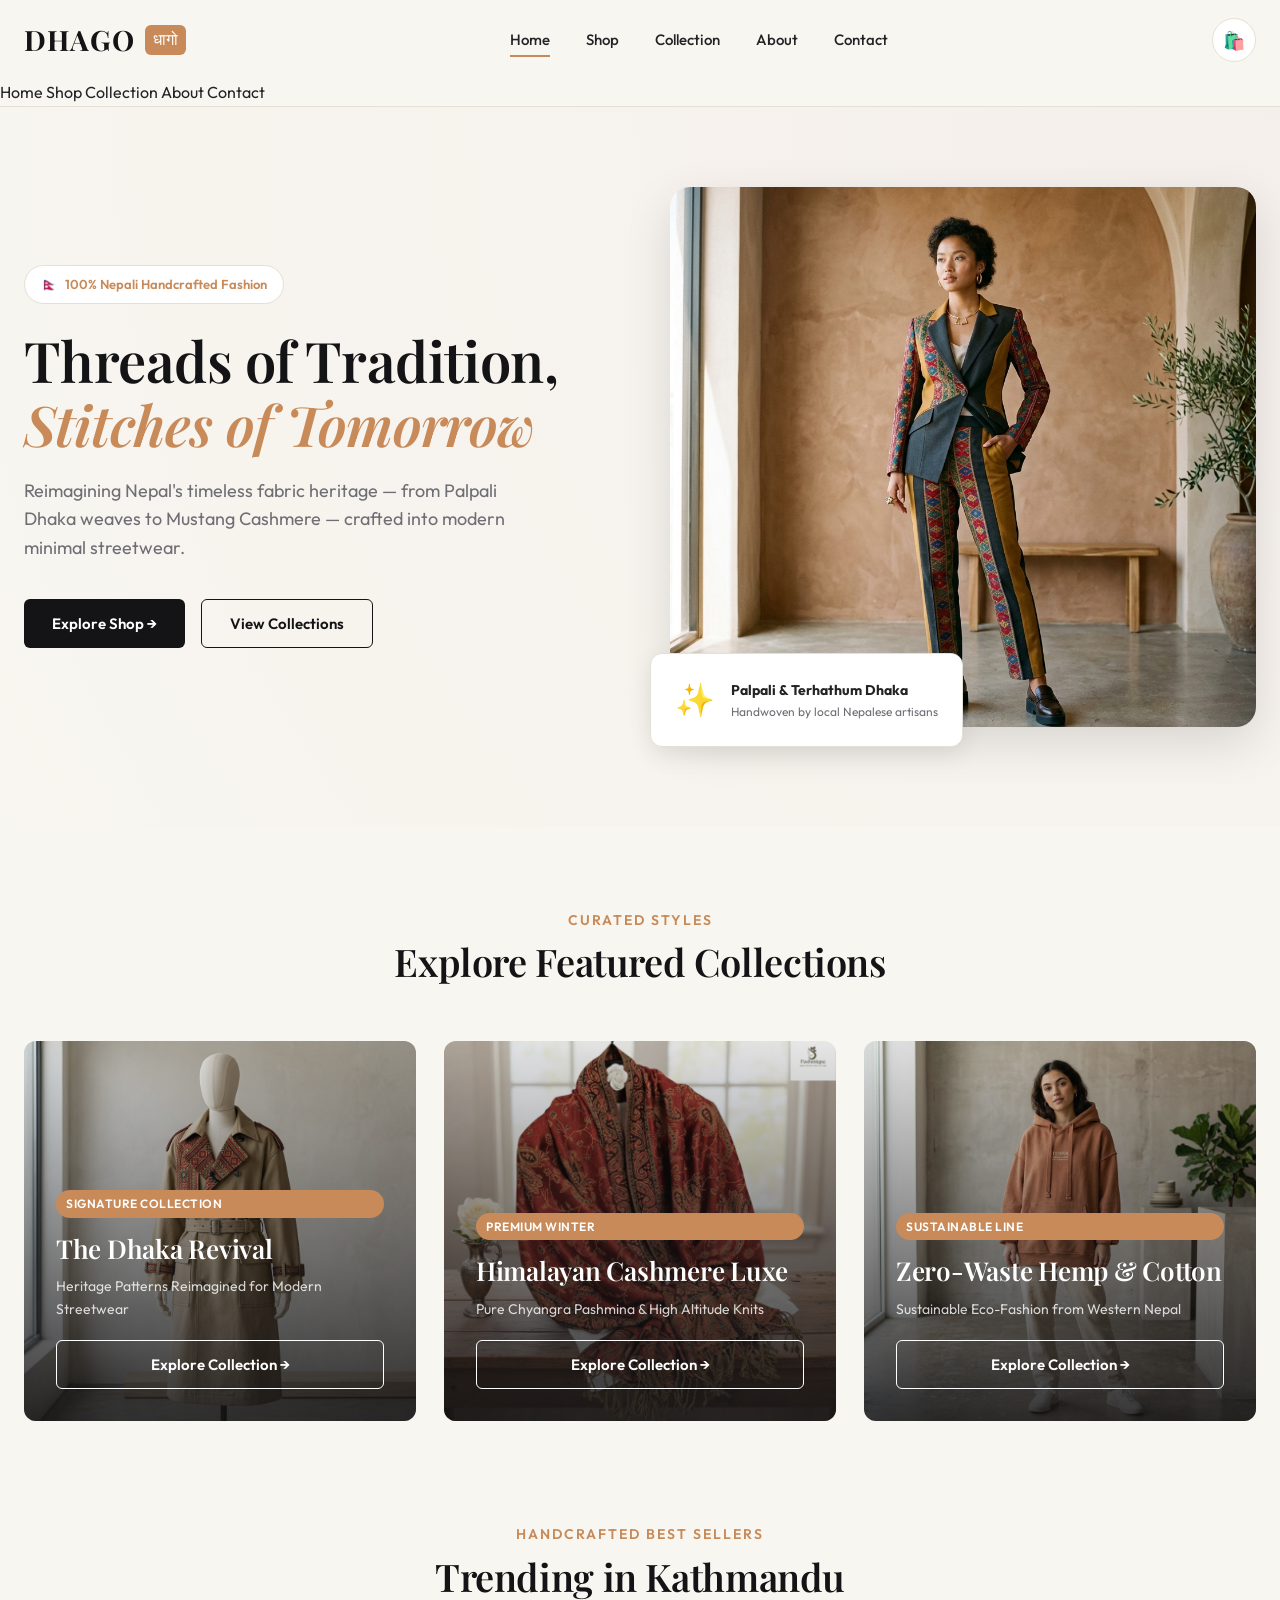
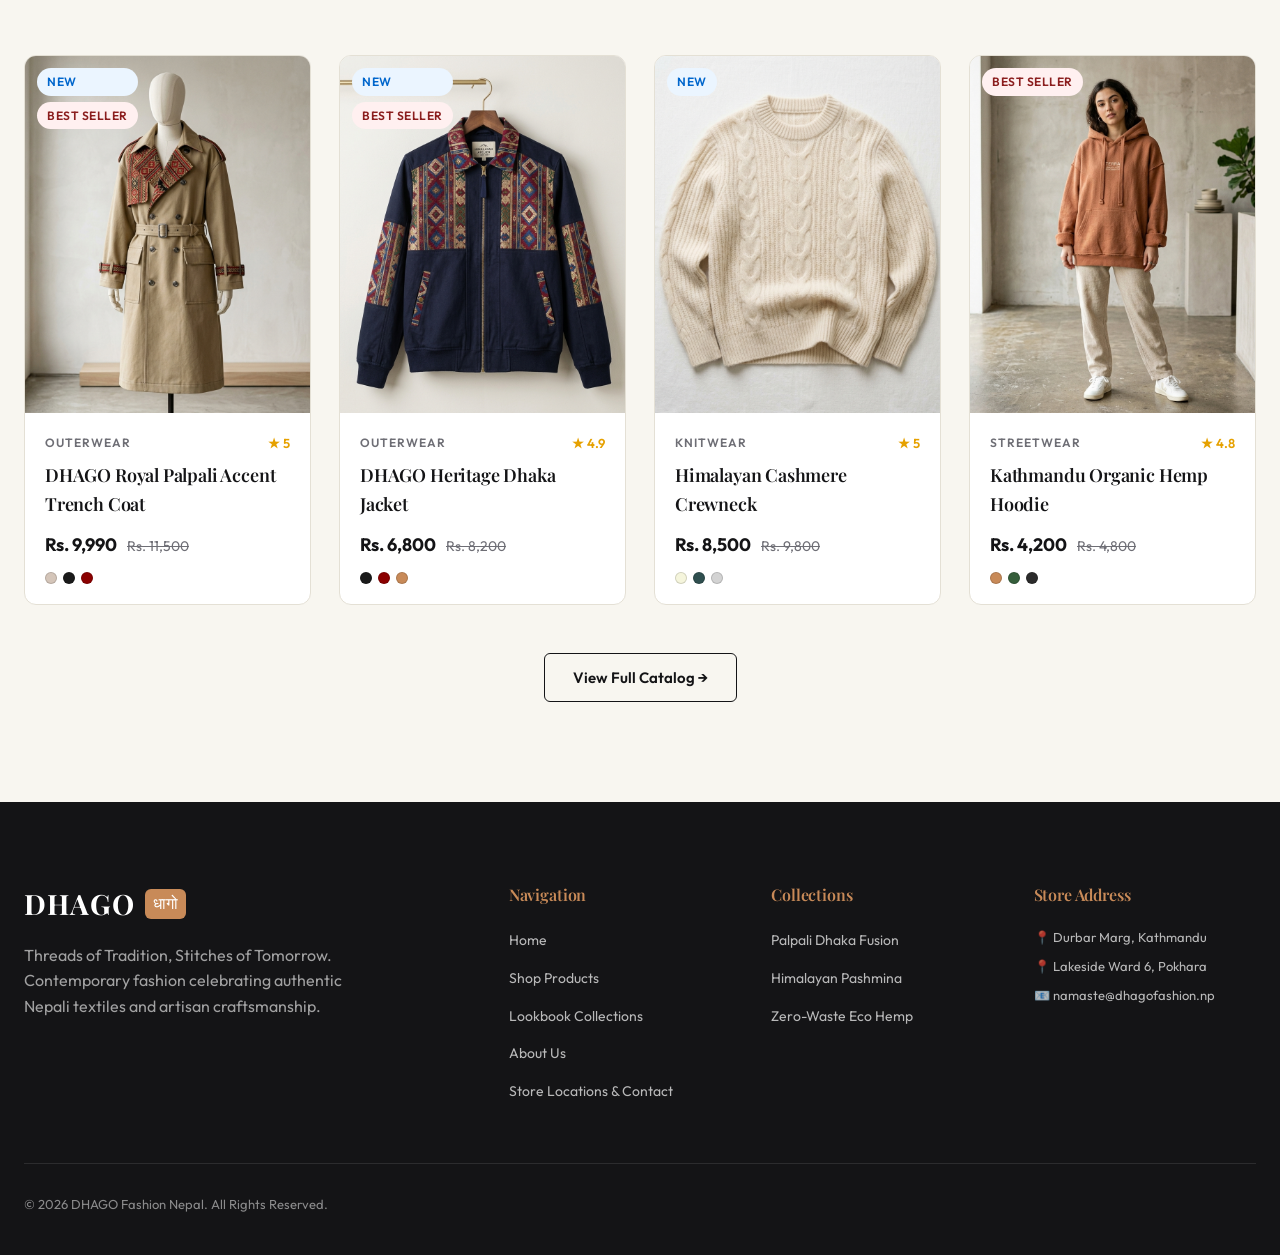
<file: POST TRAINING ASSESSMENT PROJECT/index.html>
<!DOCTYPE html>
<html lang="en">

<head>
  <meta charset="UTF-8">
  <meta name="viewport" content="width=device-width, initial-scale=1.0">
  <title>DHAGO धागो | Modern Nepali Fashion & Handcrafted Apparel</title>
  <meta name="description"
    content="DHAGO - Modern Nepali fashion blending traditional weaving, Himalayan cashmere, and sustainable hemp into contemporary streetwear.">

  <!-- CSS Stylesheet -->
  <link rel="stylesheet" href="css/styles.css">
</head>

<body>

  <!-- HEADER NAVIGATION -->
  <header class="header">
    <div class="container header-inner">
      <a href="#home" class="logo" onclick="appManager.navigateTo('home')">
        <span class="logo-text">DHAGO</span>
        <span class="logo-nepali">धागो</span>
      </a>

      <nav>
        <ul class="nav-menu">
          <li><a href="#home" class="nav-link active" data-page="home">Home</a></li>
          <li><a href="#shop" class="nav-link" data-page="shop">Shop</a></li>
          <li><a href="#collection" class="nav-link" data-page="collection">Collection</a></li>
          <li><a href="#about" class="nav-link" data-page="about">About</a></li>
          <li><a href="#contact" class="nav-link" data-page="contact">Contact</a></li>
        </ul>
      </nav>

      <div class="header-actions">
        <button class="icon-btn" id="cartToggleBtn" aria-label="Shopping Bag">
          <span>🛍️</span>
          <span class="cart-count-badge">0</span>
        </button>
        <button class="icon-btn mobile-toggle" id="mobileMenuToggle" aria-label="Toggle Menu">
          <span>☰</span>
        </button>
      </div>
    </div>

    <!-- Mobile Nav Drawer -->
    <div class="mobile-nav" id="mobileNav">
      <a href="#home" class="mobile-nav-link" data-page="home">Home</a>
      <a href="#shop" class="mobile-nav-link" data-page="shop">Shop</a>
      <a href="#collection" class="mobile-nav-link" data-page="collection">Collection</a>
      <a href="#about" class="mobile-nav-link" data-page="about">About</a>
      <a href="#contact" class="mobile-nav-link" data-page="contact">Contact</a>
    </div>
  </header>

  <main>
    <!-- ================= HOME SECTION ================= -->
    <section id="page-home" class="page-section active">
      <div class="hero">
        <div class="container hero-grid">
          <div class="hero-content">
            <div class="hero-tag">
              <span>🇳🇵</span> 100% Nepali Handcrafted Fashion
            </div>
            <h1 class="hero-title">
              Threads of Tradition, <span>Stitches of Tomorrow</span>
            </h1>
            <p class="hero-description">
              Reimagining Nepal's timeless fabric heritage — from Palpali Dhaka weaves to Mustang Cashmere — crafted
              into modern minimal streetwear.
            </p>
            <div class="hero-actions">
              <button class="btn btn-primary" onclick="appManager.navigateTo('shop')">Explore Shop →</button>
              <button class="btn btn-outline" onclick="appManager.navigateTo('collection')">View Collections</button>
            </div>
          </div>

          <div class="hero-image-wrapper">
            <img src="images/hero.png" alt="DHAGO Modern Nepali Fashion" class="hero-img">
            <div class="hero-floating-card">
              <span class="floating-icon">✨</span>
              <div>
                <div class="floating-title">Palpali & Terhathum Dhaka</div>
                <div class="floating-sub">Handwoven by local Nepalese artisans</div>
              </div>
            </div>
          </div>
        </div>
      </div>

      <!-- FEATURED COLLECTIONS PREVIEW -->
      <section style="padding: 80px 0 20px;">
        <div class="container">
          <div class="section-header">
            <span class="section-subtitle">Curated Styles</span>
            <h2 class="section-title">Explore Featured Collections</h2>
          </div>
          <div class="collections-preview-grid" id="homeCollectionsGrid">
            <!-- JS dynamically populates collections preview -->
          </div>
        </div>
      </section>

      <!-- FEATURED BEST SELLERS -->
      <section style="padding: 0 0 100px;">
        <div class="container">
          <div class="section-header">
            <span class="section-subtitle">Handcrafted Best Sellers</span>
            <h2 class="section-title">Trending in Kathmandu</h2>
          </div>
          <div class="products-grid" id="homeFeaturedProducts">
            <!-- JS dynamically populates products -->
          </div>
          <div style="text-align: center; margin-top: 48px;">
            <button class="btn btn-outline" onclick="appManager.navigateTo('shop')">View Full Catalog →</button>
          </div>
        </div>
      </section>
    </section>

    <!-- ================= SHOP SECTION ================= -->
    <section id="page-shop" class="page-section">
      <div class="container">
        <div class="section-header" style="margin-top: 40px;">
          <span class="section-subtitle">Online Store</span>
          <h2 class="section-title">Browse Clothing & Accessories</h2>
        </div>

        <div class="shop-layout">
          <!-- Filter Sidebar -->
          <aside class="filter-sidebar">
            <div class="filter-group">
              <h3 class="filter-title">Search</h3>
              <div class="search-input-box">
                <input type="text" id="shopSearchInput" placeholder="Search jacket, cashmere...">
              </div>
            </div>

            <div class="filter-group">
              <h3 class="filter-title">Categories</h3>
              <div class="filter-pills-stack" id="categoryFilters">
                <!-- Filter Pills JS -->
              </div>
            </div>

            <div class="filter-group">
              <h3 class="filter-title">Price Range (NPR)</h3>
              <div class="range-slider-wrapper">
                <input type="range" id="priceRangeSlider" min="2000" max="15000" step="500" value="15000">
                <div class="price-range-label">
                  <span>Rs. 2,000</span>
                  <span id="priceRangeVal" style="font-weight: 700; color: var(--color-terracotta);">Rs. 15,000</span>
                </div>
              </div>
            </div>

            <button class="btn btn-outline btn-block" id="clearFiltersBtn">Reset All Filters</button>
          </aside>

          <!-- Shop Main Grid -->
          <div>
            <div class="shop-topbar">
              <span class="shop-results-count" id="shopResultsCount">Showing 8 items</span>
              <div>
                <label for="sortSelect" style="font-size: 13px; font-weight: 600; margin-right: 8px;">Sort By:</label>
                <select id="sortSelect" class="sort-select">
                  <option value="featured">Featured Items</option>
                  <option value="price-low">Price: Low to High</option>
                  <option value="price-high">Price: High to Low</option>
                  <option value="rating">Top Rated</option>
                </select>
              </div>
            </div>

            <div class="products-grid" id="shopProductsGrid">
              <!-- JS Populated Shop Grid -->
            </div>
          </div>
        </div>
      </div>
    </section>

    <!-- ================= COLLECTION SECTION ================= -->
    <section id="page-collection" class="page-section">
      <div class="container" style="padding: 60px 24px 100px;">
        <div class="section-header">
          <span class="section-subtitle">Seasonal Lookbook</span>
          <h2 class="section-title">Thematic Style Stories</h2>
        </div>

        <div id="collectionPageGrid" style="display: flex; flex-direction: column; gap: 40px;">
          <!-- JS Populated Collection Banners -->
        </div>
      </div>
    </section>

    <!-- ================= ABOUT SECTION ================= -->
    <section id="page-about" class="page-section">
      <div class="about-hero">
        <div class="container">
          <span class="section-subtitle">Our Heritage & Mission</span>
          <h1 style="font-size: 44px; margin-top: 10px;">Preserving Nepali Craft Through Modern Design</h1>
        </div>
      </div>

      <div class="container">
        <div class="about-grid">
          <div>
            <span class="section-subtitle">The DHAGO Story</span>
            <h2 class="section-title" style="margin-bottom: 20px;">Every Stitch Tells a Tale of Himalayan Artistry</h2>
            <p style="color: var(--color-text-muted); margin-bottom: 16px;">
              Founded with a passion for preserving traditional Nepalese textile arts, <strong>DHAGO (धागो)</strong>
              bridges ancient handloom techniques with global streetwear fashion.
            </p>
            <p style="color: var(--color-text-muted);">
              We work directly with women weavers in Palpa, Terhathum, and Mustang, providing fair wages and sustainable
              employment while ensuring ancient weaving traditions thrive in the modern age.
            </p>
          </div>
          <div>
            <img src="images/hero.png" alt="Nepali Artisan Weaving Dhaka"
              style="border-radius: var(--radius-lg); box-shadow: var(--shadow-md);">
          </div>
        </div>

        <!-- STATS COUNTER -->
        <div class="stats-grid">
          <div>
            <div class="stat-number">120+</div>
            <div class="stat-label">Local Weavers Empowered</div>
          </div>
          <div>
            <div class="stat-number">100%</div>
            <div class="stat-label">Ethical & Fair Trade</div>
          </div>
          <div>
            <div class="stat-number">Zero</div>
            <div class="stat-label">Synthetic Dyes Used</div>
          </div>
        </div>
      </div>
    </section>

    <!-- ================= CONTACT SECTION ================= -->
    <section id="page-contact" class="page-section">
      <div class="container" style="padding-top: 40px;">
        <div class="section-header">
          <span class="section-subtitle">Get In Touch</span>
          <h2 class="section-title">Visit Stores or Send a Message</h2>
        </div>

        <div class="contact-grid">
          <!-- Contact Form -->
          <div class="contact-card">
            <h3 style="font-size: 24px; margin-bottom: 20px;">Send Us an Inquiry</h3>
            <div id="contactResponse"></div>

            <form id="contactForm">
              <div class="form-group">
                <label for="cntName">Full Name *</label>
                <input type="text" id="cntName" class="form-control" placeholder="e.g. Anzal Siwakoti" required>
              </div>

              <div class="form-group">
                <label for="cntEmail">Email Address *</label>
                <input type="email" id="cntEmail" class="form-control" placeholder="e.g. anzal@example.com" required>
              </div>

              <div class="form-group">
                <label for="cntPhone">Phone Number</label>
                <input type="tel" id="cntPhone" class="form-control" placeholder="+977 98XXXXXXXX">
              </div>

              <div class="form-group">
                <label for="cntMessage">Your Message *</label>
                <textarea id="cntMessage" class="form-control"
                  placeholder="Ask about custom sizing, store location, or wholesale..." required></textarea>
              </div>

              <button type="submit" class="btn btn-primary btn-block">Send Message →</button>
            </form>
          </div>

          <!-- Store Outlets & Info -->
          <div>
            <h3 style="font-size: 24px; margin-bottom: 20px;">Flagship Outlets in Nepal</h3>

            <div class="store-location-card">
              <div class="store-city">📍 Kathmandu Store</div>
              <p style="font-weight: 500; color: var(--color-dark);">Durbar Marg (Opp. Royal Palace Museum), Kathmandu
              </p>
              <p style="font-size: 13px; color: var(--color-text-muted); margin: 6px 0;">📞 +977 1-4432109 | Sun - Fri:
                10:00 AM - 7:30 PM</p>
            </div>

            <div class="store-location-card">
              <div class="store-city">📍 Pokhara Store</div>
              <p style="font-weight: 500; color: var(--color-dark);">Lakeside Road, Ward 6 (Near Barahi Temple), Pokhara
              </p>
              <p style="font-size: 13px; color: var(--color-text-muted); margin: 6px 0;">📞 +977 61-532109 | Mon - Sun:
                10:00 AM - 8:00 PM</p>
            </div>

            <!-- FAQ Accordion -->
            <div class="faq-accordion">
              <h4 style="margin-bottom: 16px; font-size: 18px;">Frequently Asked Questions</h4>
              <div class="faq-item">
                <div class="faq-question">Do you ship outside Nepal? <span>+</span></div>
                <div class="faq-answer">Yes, we provide international express shipping via DHL to India, Australia, UK,
                  USA, and Japan.</div>
              </div>
              <div class="faq-item">
                <div class="faq-question">How can I verify authentic Mustang Cashmere? <span>+</span></div>
                <div class="faq-answer">Every DHAGO Pashmina product comes with a certified authenticity tag and QR code
                  tracking its origin.</div>
              </div>
              <div class="faq-item">
                <div class="faq-question">What is your exchange policy? <span>+</span></div>
                <div class="faq-answer">We offer free 7-day exchanges at both Kathmandu & Pokhara outlets with original
                  receipt and tag attached.</div>
              </div>
            </div>
          </div>
        </div>
      </div>
    </section>
  </main>

  <!-- ================= SHOPPING CART DRAWER ================= -->
  <div class="cart-overlay" id="cartOverlay"></div>
  <aside class="cart-drawer" id="cartDrawer">
    <div class="cart-drawer-header">
      <h3 class="cart-drawer-title">Shopping Bag 🛍️</h3>
      <button class="close-btn" id="closeCartBtn">&times;</button>
    </div>

    <div class="cart-drawer-body" id="cartItemsContainer">
      <!-- Dynamic cart items -->
    </div>

    <div class="cart-drawer-footer">
      <div class="summary-row">
        <span>Subtotal</span>
        <strong id="cartSubtotal">Rs. 0</strong>
      </div>
      <div class="summary-row">
        <span>Estimated VAT (13%)</span>
        <span id="cartTax">Rs. 0</span>
      </div>
      <div class="summary-row total">
        <span>Total NPR</span>
        <span id="cartTotal">Rs. 0</span>
      </div>
      <button class="btn btn-primary btn-block" id="checkoutBtn" style="margin-top: 16px;">
        Proceed to Checkout →
      </button>
    </div>
  </aside>

  <!-- ================= QUICK VIEW MODAL ================= -->
  <div class="modal-overlay" id="quickViewModal">
    <div class="modal-container">
      <button class="modal-close-btn" id="closeQuickViewBtn">&times;</button>
      <div id="quickViewContent">
        <!-- Dynamic Quick View Content -->
      </div>
    </div>
  </div>

  <!-- ================= CHECKOUT MODAL ================= -->
  <div class="modal-overlay" id="checkoutModal">
    <div class="modal-container" style="max-width: 540px;">
      <button class="modal-close-btn" id="closeCheckoutBtn">&times;</button>
      <h2 style="margin-bottom: 8px;">Order Checkout</h2>
      <p style="color: var(--color-text-muted); font-size: 14px; margin-bottom: 20px;">Cash on Delivery (COD) / Fonepay
        Available in Nepal</p>

      <div id="checkoutSummaryList"
        style="background: var(--color-sand); padding: 16px; border-radius: var(--radius-sm); margin-bottom: 20px; font-size: 13px;">
        <!-- Order Items -->
      </div>

      <div style="font-size: 16px; font-weight: 700; text-align: right; margin-bottom: 20px;">
        Final Total: <span id="checkoutFinalTotal" style="color: var(--color-terracotta);">Rs. 0</span>
      </div>

      <form id="checkoutForm">
        <div class="form-group">
          <label>Full Name *</label>
          <input type="text" id="chkName" class="form-control" placeholder="Enter recipient name" required>
        </div>
        <div class="form-group">
          <label>Mobile Number (for COD SMS) *</label>
          <input type="tel" id="chkPhone" class="form-control" placeholder="e.g. 9841XXXXXX" required>
        </div>
        <div class="form-group">
          <label>Delivery Address & City *</label>
          <input type="text" id="chkCity" class="form-control" placeholder="e.g. Thamel, Kathmandu / Ward 6, Pokhara"
            required>
        </div>
        <button type="submit" class="btn btn-primary btn-block">Confirm Order & Pay on Delivery →</button>
      </form>
    </div>
  </div>

  <!-- ================= SUCCESS CONFIRMATION MODAL ================= -->
  <div class="modal-overlay" id="orderSuccessModal">
    <div class="modal-container" style="max-width: 480px; text-align: center;">
      <div style="font-size: 56px; margin-bottom: 12px;">🎉</div>
      <h2>Order Placed Successfully!</h2>
      <p style="color: var(--color-text-muted); margin: 12px 0 20px;">
        Dhanyabad, <strong id="orderCustomerName">Valued Customer</strong>! Your order reference is <strong
          id="orderRefId" style="color: var(--color-terracotta);">DHAGO-100234</strong>.
      </p>
      <p style="font-size: 13px; color: var(--color-text-muted); margin-bottom: 24px;">
        Our team will dispatch your handcrafted apparel within 24 hours. Free delivery within Nepal.
      </p>
      <button class="btn btn-primary"
        onclick="document.getElementById('orderSuccessModal').classList.remove('active'); appManager.navigateTo('home');">
        Back to Home
      </button>
    </div>
  </div>

  <!-- FOOTER -->
  <footer class="footer">
    <div class="container">
      <div class="footer-grid">
        <div class="footer-brand">
          <div class="logo">
            <span class="logo-text" style="color: var(--color-white);">DHAGO</span>
            <span class="logo-nepali">धागो</span>
          </div>
          <p>Threads of Tradition, Stitches of Tomorrow. Contemporary fashion celebrating authentic Nepali textiles and
            artisan craftsmanship.</p>
        </div>

        <div class="footer-col">
          <h4>Navigation</h4>
          <ul class="footer-links">
            <li><a href="#home" onclick="appManager.navigateTo('home')">Home</a></li>
            <li><a href="#shop" onclick="appManager.navigateTo('shop')">Shop Products</a></li>
            <li><a href="#collection" onclick="appManager.navigateTo('collection')">Lookbook Collections</a></li>
            <li><a href="#about" onclick="appManager.navigateTo('about')">About Us</a></li>
            <li><a href="#contact" onclick="appManager.navigateTo('contact')">Store Locations & Contact</a></li>
          </ul>
        </div>

        <div class="footer-col">
          <h4>Collections</h4>
          <ul class="footer-links">
            <li><a href="#shop" onclick="appManager.filterByCollection('dhaka-fusion')">Palpali Dhaka Fusion</a></li>
            <li><a href="#shop" onclick="appManager.filterByCollection('cashmere-luxe')">Himalayan Pashmina</a></li>
            <li><a href="#shop" onclick="appManager.filterByCollection('urban-eco')">Zero-Waste Eco Hemp</a></li>
          </ul>
        </div>

        <div class="footer-col">
          <h4>Store Address</h4>
          <p style="font-size: 13px; color: rgba(255,255,255,0.7); margin-bottom: 8px;">📍 Durbar Marg, Kathmandu</p>
          <p style="font-size: 13px; color: rgba(255,255,255,0.7); margin-bottom: 8px;">📍 Lakeside Ward 6, Pokhara</p>
          <p style="font-size: 13px; color: rgba(255,255,255,0.7);">📧 namaste@dhagofashion.np</p>
        </div>
      </div>

      <div class="footer-bottom">
        <div>&copy; 2026 DHAGO Fashion Nepal. All Rights Reserved.</div>

      </div>
    </div>
    </div>
  </footer>

  <!-- JavaScript Modules -->
  <script src="js/data.js"></script>
  <script src="js/cart.js"></script>
  <script src="js/modal.js"></script>
  <script src="js/app.js"></script>
</body>

</html>
</file>
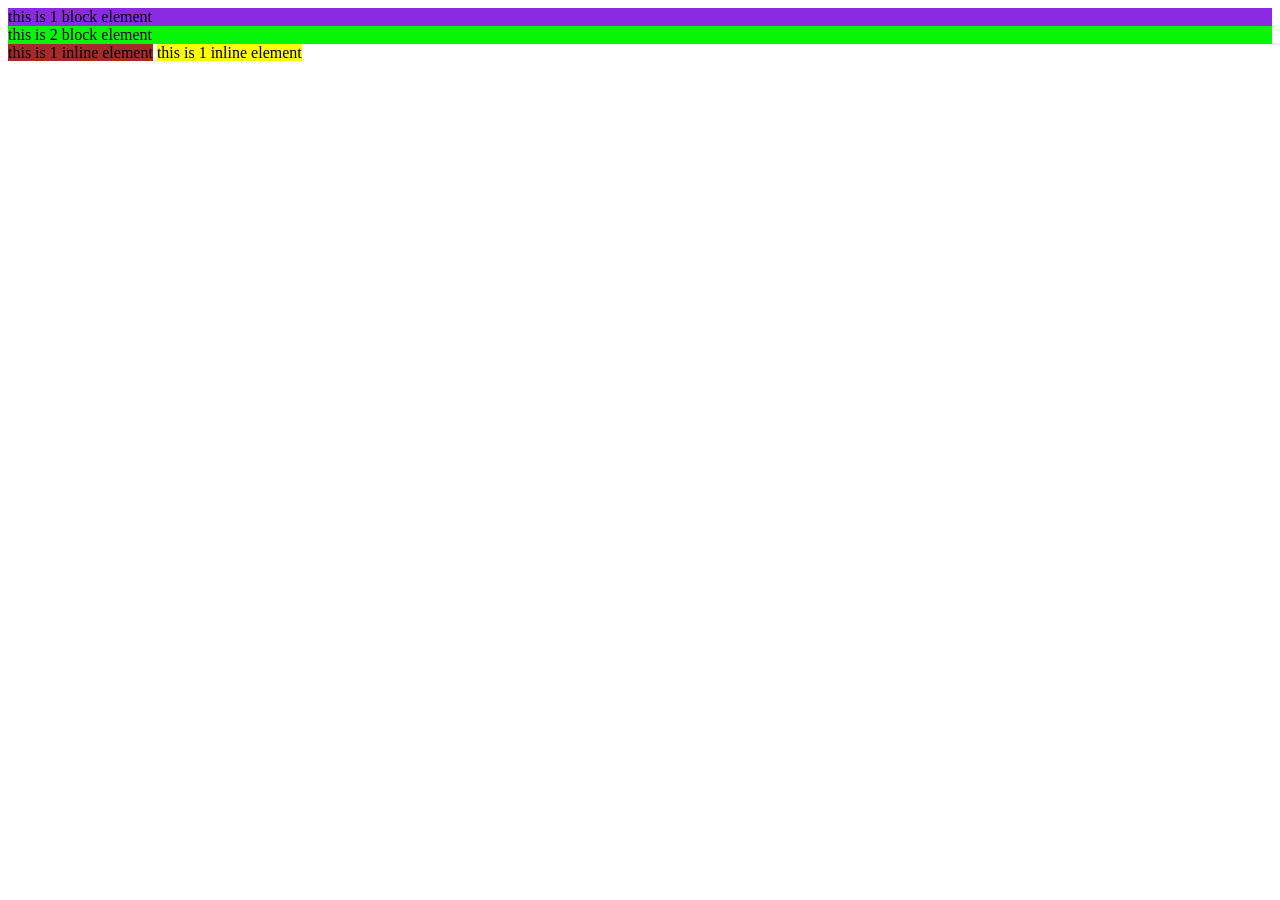
<file: element.htm>
<!DOCTYPE html>
<html lang="en">
<head>
    <meta charset="UTF-8">
    <meta name="viewport" content="width=device-width, initial-scale=1.0">
    <title>block vs title</title>
</head>
<body>
    <!--this is comment-->
    <div style="background-color: blueviolet;"> this is 1 block element</div>
    <div style="background-color:rgb(7, 245, 7) "> this is 2 block element</div>
    <span style="background-color: brown;"> this is 1 inline element</span>
    <span style="background-color: yellow;"> this is 1  inline element</span>
</body>
</html>
</file>
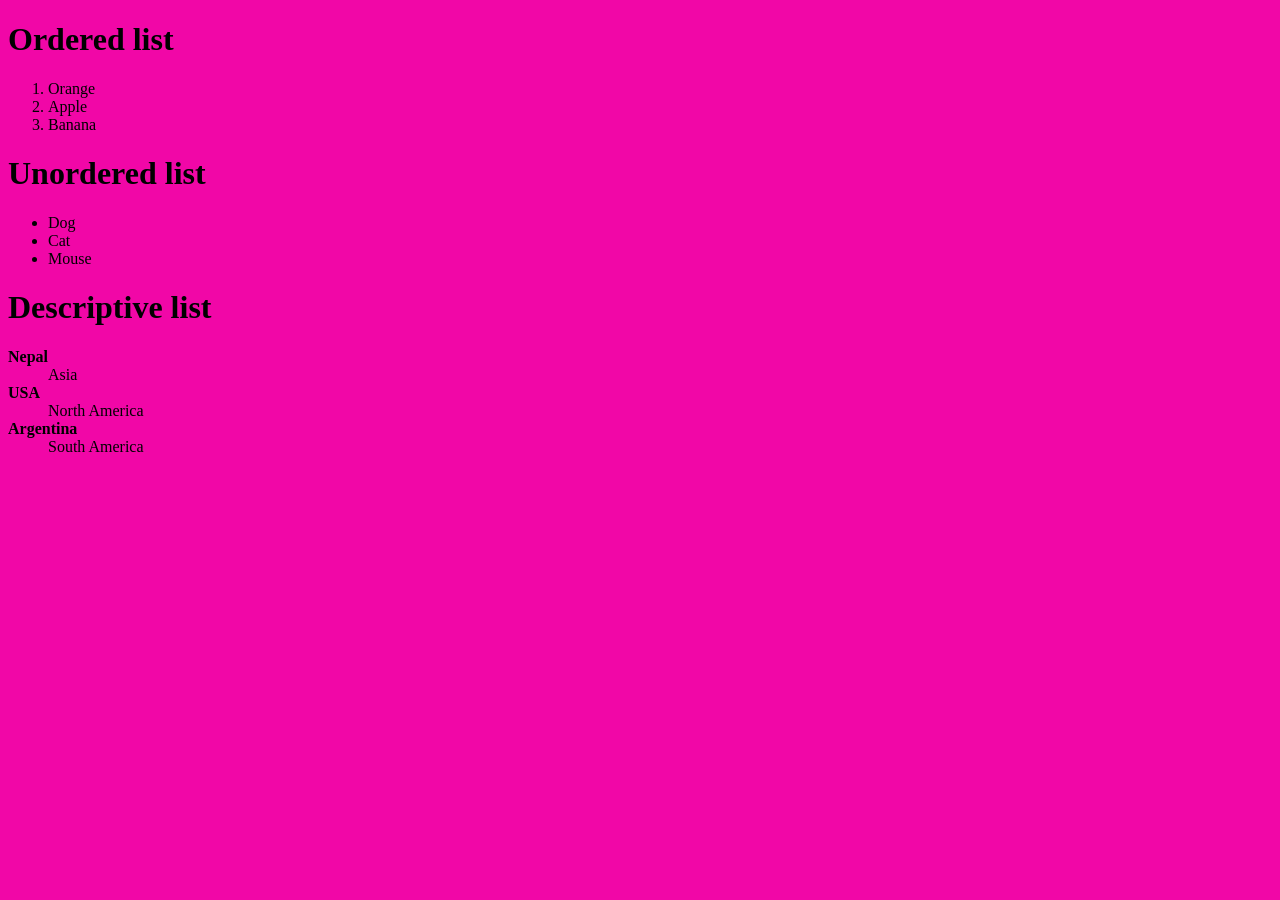
<file: list.htm>
<!DOCTYPE html>
<html lang="en">
<head>
    <meta charset="UTF-8">
    <meta name="viewport" content="width=device-width, initial-scale=1.0">
    <title>Document</title>
</head>
<body style="background-color: rgb(241, 7, 167);">
   <div>
     <h1>Ordered list</h1>
     <ol> 
        <li>Orange</li>
        <li> Apple</li>
        <li>Banana</li>
     </ol>
    </div>
    
    <div>
    <h1>Unordered list    </h1>
    <ul>
    <li>Dog</li>
    <li>Cat</li>
    <li>Mouse</li>
    </ul>
    </div>

    <div>
<h1> Descriptive list</h1>
<dl>
<dt><b> Nepal</b></dt>
<dd>Asia</dd>
<dt><b>USA</b></dt>
<dd>North America</dd>
</dd>
<dt><b>Argentina</b></dt>
<dd>South America</dd>
</dl>
    </div>

</body>
</html>
</file>
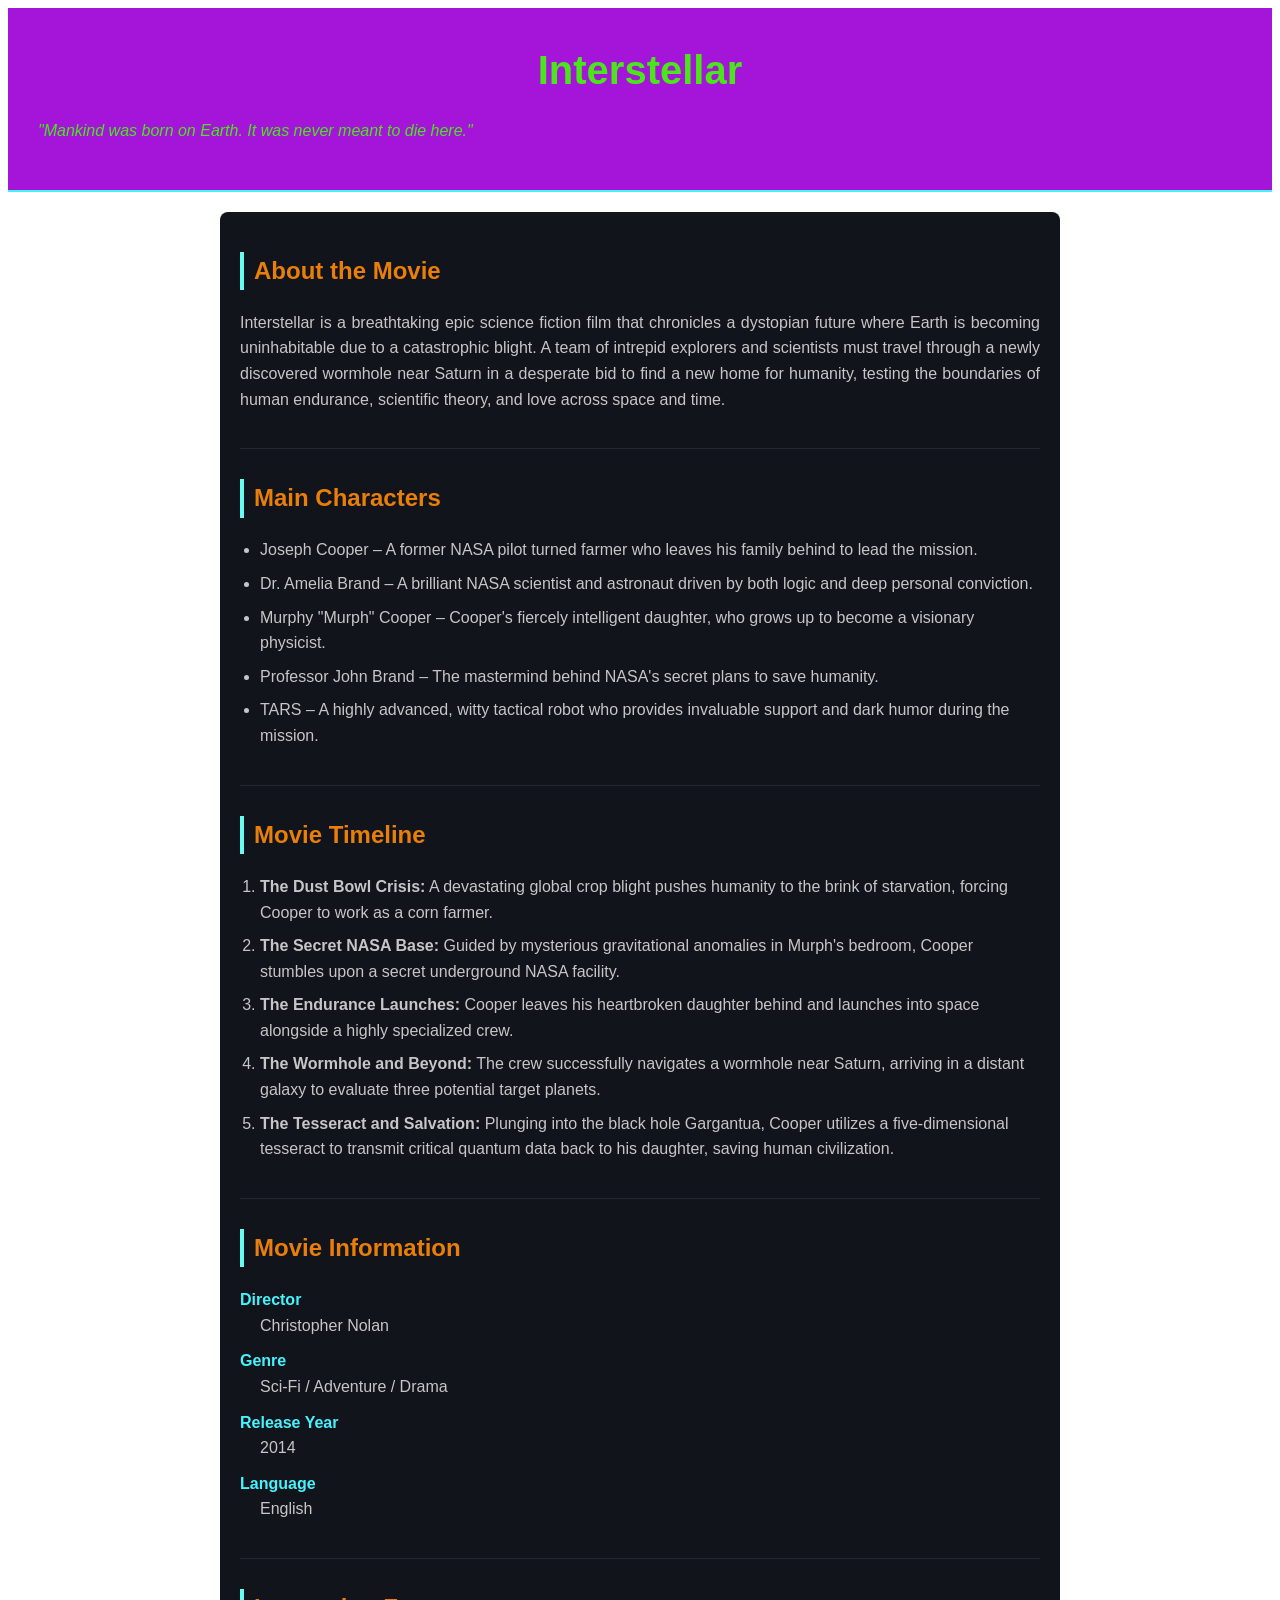
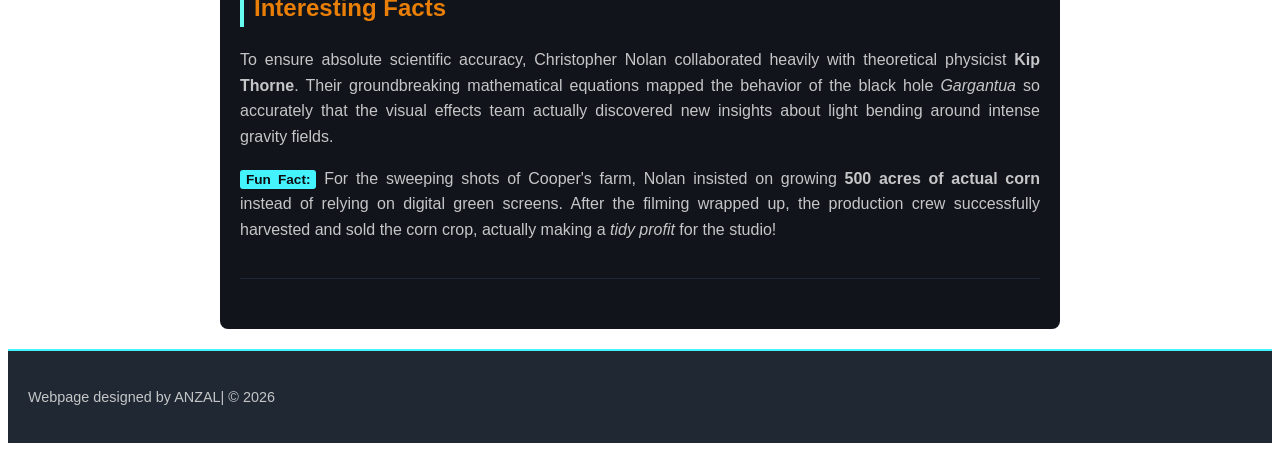
<file: movie.htm>
<!DOCTYPE html>
<html lang="en">
<head>
    <meta charset="UTF-8">
    <meta name="viewport" content="width=device-width, initial-scale=1.0">
    <title>Interstellar - A Cinematic Masterpiece</title>
    <style>
        body {
            font-family: sans-serif;
            line-height: 1.6;
            5
            background-color: orgb(15, 15, 15);
            color: #c5c6c7;
        }
        header {
            background-color: #a414d9;
            color: #4ae61a;
            padding: 30px;
            text-align: center;
            border-bottom: 2px solid #45f3ff;
        }
        main {
            max-width: 800px;
            margin: 20px auto;
            padding: 20px;
            background-color: #11141a;
            border-radius: 8px;
        }
        section {
            margin-bottom: 30px;
            padding-bottom: 20px;
            border-bottom: 1px solid #1f2833;
        }
        h1 { margin: 0; font-size: 2.5em; }
        h2 { color: #e97f06; border-left: 4px solid #66fcf1; padding-left: 10px; }
        p { text-align: justify; }
        ul, ol { padding-left: 20px; }
        li { margin-bottom: 8px; }
        dt { font-weight: bold; color: #45f3ff; margin-top: 10px; }
        dd { margin-left: 20px; margin-bottom: 10px; }
        
            background-color: #1f2833;
            padding: 15px;
            border-radius: 5px;
            margin-top: 15px;
        }
        .highlight-box {
            border: 1px dashed #66fcf1;
            padding: 15px;
            background-color: #151a21;
            margin-top: 15px;
        }
        .fact-tag {
            background-color: #45f3ff;
            color: #0b0c10;
            padding: 2px 6px;
            border-radius: 3px;
            font-size: 0.85em;
            font-weight: bold;
        }
        footer {
            text-align: center;
            padding: 20px;
            background-color: #1f2833;
            color: #c5c6c7;
            font-size: 0.9em;
            border-top: 2px solid #45f3ff;
        }
    </style>
</head>
<body>

    <header>
        <h1>Interstellar</h1>
        <p><em>"Mankind was born on Earth. It was never meant to die here."</em></p>
    </header>

    <main>
        <section id="about">
            <h2>About the Movie</h2>
            <p>Interstellar is a breathtaking epic science fiction film that chronicles a dystopian future where Earth is becoming uninhabitable due to a catastrophic blight. A team of intrepid explorers and scientists must travel through a newly discovered wormhole near Saturn in a desperate bid to find a new home for humanity, testing the boundaries of human endurance, scientific theory, and love across space and time.</p>
        </section>

        <section id="characters">
            <h2>Main Characters</h2>
            <ul>
                <li>Joseph Cooper – A former NASA pilot turned farmer who leaves his family behind to lead the mission.</li>
                <li>Dr. Amelia Brand – A brilliant NASA scientist and astronaut driven by both logic and deep personal conviction.</li>
                <li>Murphy "Murph" Cooper – Cooper's fiercely intelligent daughter, who grows up to become a visionary physicist.</li>
                <li>Professor John Brand – The mastermind behind NASA's secret plans to save humanity.</li>
                <li>TARS – A highly advanced, witty tactical robot who provides invaluable support and dark humor during the mission.</li>
            </ul>
        </section>

        <section id="timeline">
            <h2>Movie Timeline</h2>
            <ol>
                <li><strong>The Dust Bowl Crisis:</strong> A devastating global crop blight pushes humanity to the brink of starvation, forcing Cooper to work as a corn farmer.</li>
                <li><strong>The Secret NASA Base:</strong> Guided by mysterious gravitational anomalies in Murph's bedroom, Cooper stumbles upon a secret underground NASA facility.</li>
                <li><strong>The Endurance Launches:</strong> Cooper leaves his heartbroken daughter behind and launches into space alongside a highly specialized crew.</li>
                <li><strong>The Wormhole and Beyond:</strong> The crew successfully navigates a wormhole near Saturn, arriving in a distant galaxy to evaluate three potential target planets.</li>
                <li><strong>The Tesseract and Salvation:</strong> Plunging into the black hole Gargantua, Cooper utilizes a five-dimensional tesseract to transmit critical quantum data back to his daughter, saving human civilization.</li>
            </ol>
        </section>

        <!-- First <div> container grouping technical movie details -->
        <div class="meta-container">
            <section id="information">
                <h2>Movie Information</h2>
                <dl>
                    <dt>Director</dt>
                    <dd>Christopher Nolan</dd>
                    <dt>Genre</dt>
                    <dd>Sci-Fi / Adventure / Drama</dd>
                    <dt>Release Year</dt>
                    <dd>2014</dd>
                    <dt>Language</dt>
                    <dd>English</dd>
                </dl>
            </section>
        </div>

        <!-- Second <div> container grouping interesting production trivia -->
        <div class="highlight-box">
            <section id="facts">
                <h2>Interesting Facts</h2>
                <div>
                    <p>
                        To ensure absolute scientific accuracy, Christopher Nolan collaborated heavily with theoretical physicist <strong>Kip Thorne</strong>. Their groundbreaking mathematical equations mapped the behavior of the black hole <em>Gargantua</em> so accurately that the visual effects team actually discovered new insights about light bending around intense gravity fields.
                    </p>
                </div>
                <div>
                    <p>
                        <span class="fact-tag">Fun Fact:</span> For the sweeping shots of Cooper's farm, Nolan insisted on growing <strong>500 acres of actual corn</strong> instead of relying on digital green screens. After the filming wrapped up, the production crew successfully harvested and sold the corn crop, actually making a <em>tidy profit</em> for the studio!
                    </p>
                </div>
            </section>
        </div>
    </main>

    <footer>
        <p>Webpage designed by ANZAL| &copy; 2026</p>
    </footer>

</body>
</html>
</file>
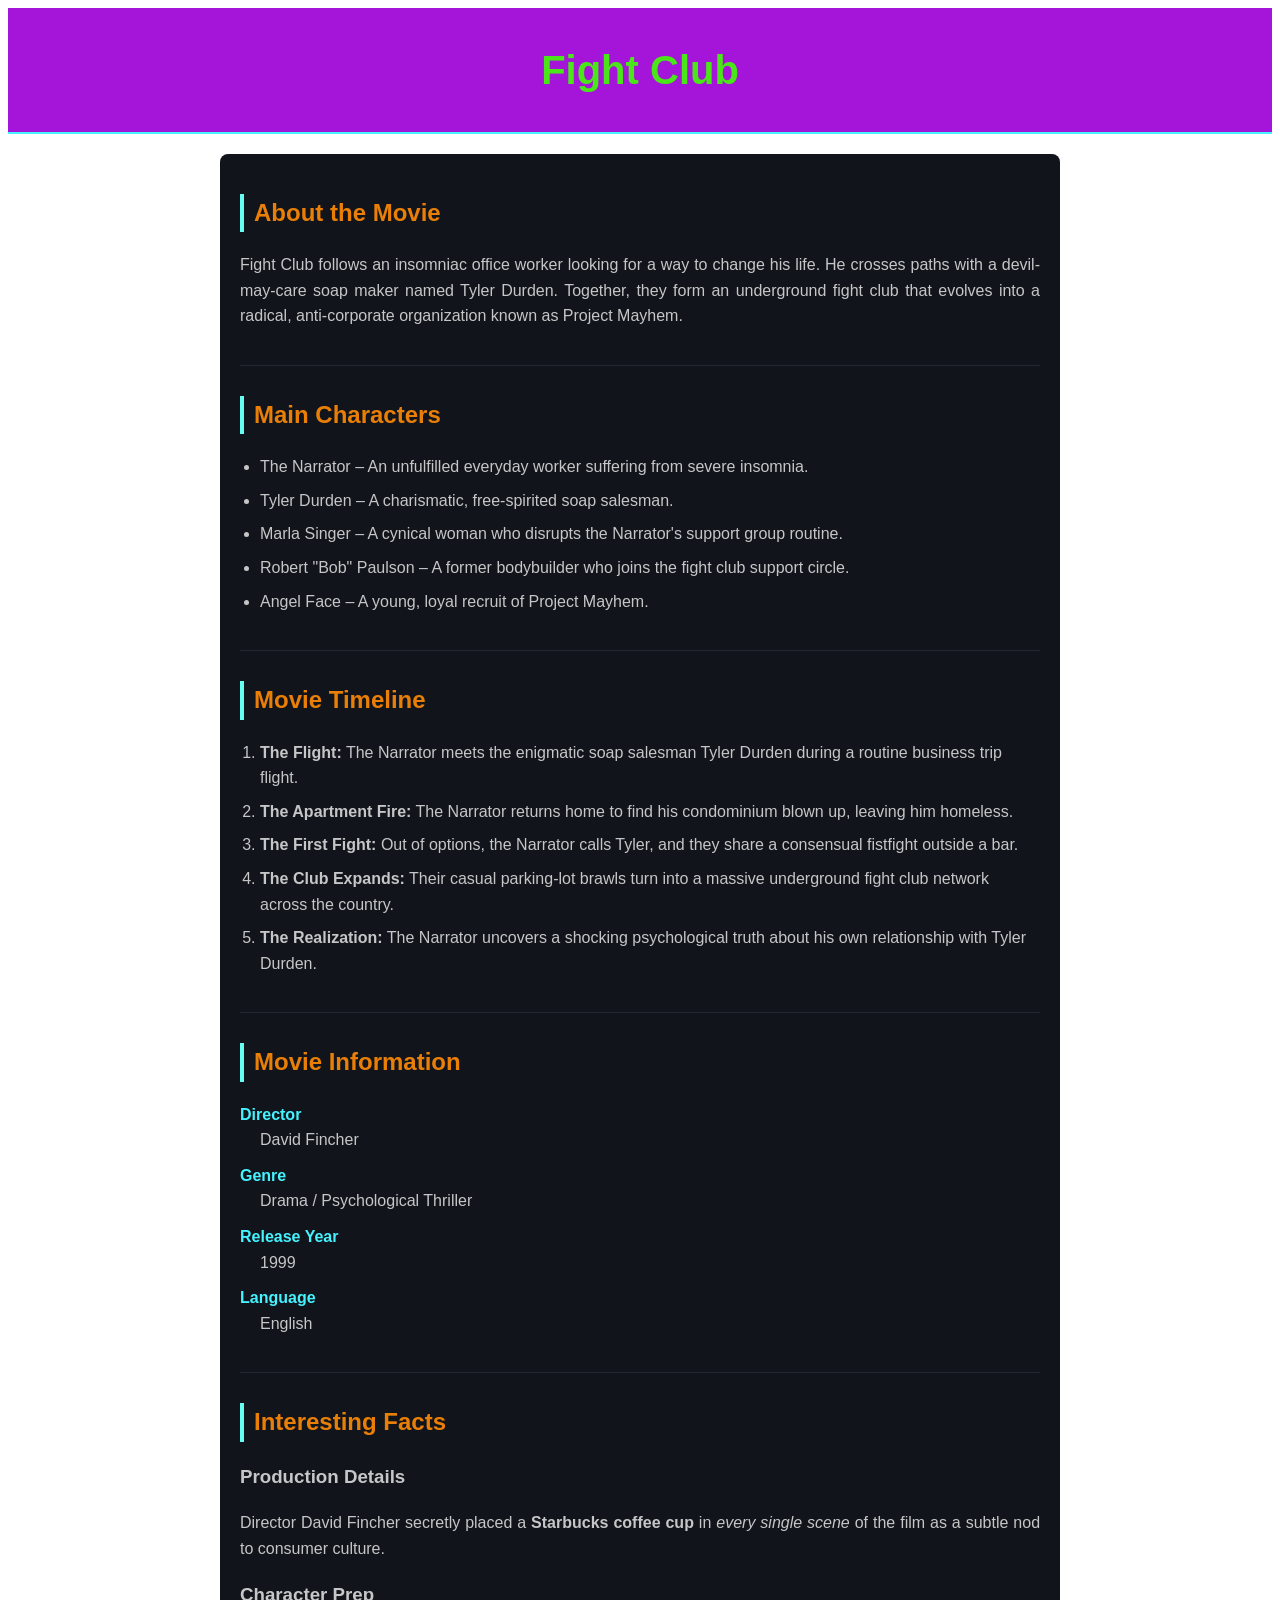
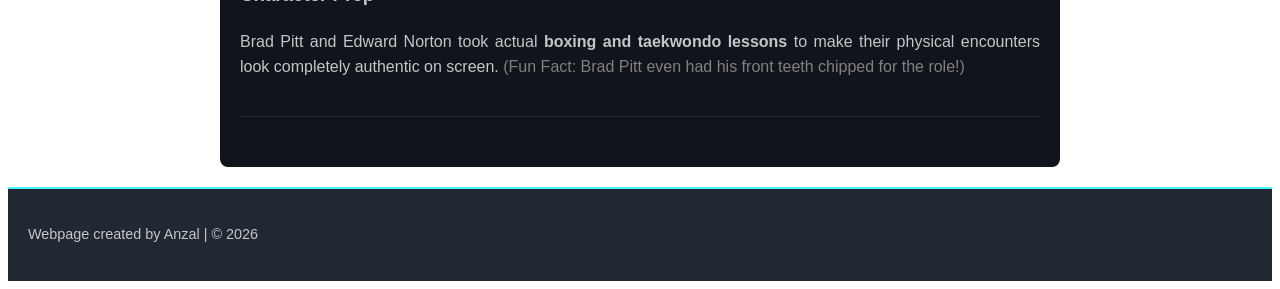
<file: movie.html>
<!DOCTYPE html>
<html lang="en">
<head>
    <meta charset="UTF-8">
    <meta name="viewport" content="width=device-width, initial-scale=1.0">
    <title>Fight Club Webpage</title>
    <style>
       body {
            font-family: sans-serif;
            line-height: 1.6;
            5
            background-color: orgb(15, 15, 15);
            color: #c5c6c7;
        }
        header {
            background-color: #a414d9;
            color: #4ae61a;
            padding: 30px;
            text-align: center;
            border-bottom: 2px solid #45f3ff;
        }
        main {
            max-width: 800px;
            margin: 20px auto;
            padding: 20px;
            background-color: #11141a;
            border-radius: 8px;
        }
        section {
            margin-bottom: 30px;
            padding-bottom: 20px;
            border-bottom: 1px solid #1f2833;
        }
        h1 { margin: 0; font-size: 2.5em; }
        h2 { color: #e97f06; border-left: 4px solid #66fcf1; padding-left: 10px; }
        p { text-align: justify; }
        ul, ol { padding-left: 20px; }
        li { margin-bottom: 8px; }
        dt { font-weight: bold; color: #45f3ff; margin-top: 10px; }
        dd { margin-left: 20px; margin-bottom: 10px; }
        
            background-color: #1f2833;
            padding: 15px;
            border-radius: 5px;
            margin-top: 15px;
        }
        .highlight-box {
            border: 1px dashed #66fcf1;
            padding: 15px;
            background-color: #151a21;
            margin-top: 15px;
        }
        .fact-tag {
            background-color: #45f3ff;
            color: #0b0c10;
            padding: 2px 6px;
            border-radius: 3px;
            font-size: 0.85em;
            font-weight: bold;
        }
        footer {
            text-align: center;
            padding: 20px;
            background-color: #1f2833;
            color: #c5c6c7;
            font-size: 0.9em;
            border-top: 2px solid #45f3ff;
        }
    </style>


</head>
<body>

    <header>
        <h1>Fight Club</h1>
        
    </header>

    <main>
        <section>
            <h2>About the Movie</h2>
            <p>Fight Club follows an insomniac office worker looking for a way to change his life. He crosses paths with a devil-may-care soap maker named Tyler Durden. Together, they form an underground fight club that evolves into a radical, anti-corporate organization known as Project Mayhem.</p>
        </section>

        <section>
            <h2>Main Characters</h2>
            <ul>
                <li>The Narrator – An unfulfilled everyday worker suffering from severe insomnia.</li>
                <li>Tyler Durden – A charismatic, free-spirited soap salesman.</li>
                <li>Marla Singer – A cynical woman who disrupts the Narrator's support group routine.</li>
                <li>Robert "Bob" Paulson – A former bodybuilder who joins the fight club support circle.</li>
                <li>Angel Face – A young, loyal recruit of Project Mayhem.</li>
            </ul>
        </section>

        <section>
            <h2>Movie Timeline</h2>
            <ol>
                <li><strong>The Flight:</strong> The Narrator meets the enigmatic soap salesman Tyler Durden during a routine business trip flight.</li>
                <li><strong>The Apartment Fire:</strong> The Narrator returns home to find his condominium blown up, leaving him homeless.</li>
                <li><strong>The First Fight:</strong> Out of options, the Narrator calls Tyler, and they share a consensual fistfight outside a bar.</li>
                <li><strong>The Club Expands:</strong> Their casual parking-lot brawls turn into a massive underground fight club network across the country.</li>
                <li><strong>The Realization:</strong> The Narrator uncovers a shocking psychological truth about his own relationship with Tyler Durden.</li>
            </ol>
        </section>

        <!-- First div container grouping movie metadata -->
        <div class="info-group">
            <section>
                <h2>Movie Information</h2>
                <dl>
                    <dt>Director</dt>
                    <dd>David Fincher</dd>
                    <dt>Genre</dt>
                    <dd>Drama / Psychological Thriller</dd>
                    <dt>Release Year</dt>
                    <dd>1999</dd>
                    <dt>Language</dt>
                    <dd>English</dd>
                </dl>
            </section>
        </div>

        <!-- Second div container grouping interesting facts -->
        <div class="fact-group">
            <section>
                <h2>Interesting Facts</h2>
                <div>
                    <h3>Production Details</h3>
                    <p>Director David Fincher secretly placed a <strong>Starbucks coffee cup</strong> in <em>every single scene</em> of the film as a subtle nod to consumer culture.</p>
                </div>
                <div>
                    <h3>Character Prep</h3>
                    <p>Brad Pitt and Edward Norton took actual <strong>boxing and taekwondo lessons</strong> to make their physical encounters look completely authentic on screen. <span style="color: gray;">(Fun Fact: Brad Pitt even had his front teeth chipped for the role!)</span></p>
                </div>
            </section>
        </div>
    </main>

    <footer>
        <p>Webpage created by Anzal | &copy; 2026</p>
    </footer>

</body>
</html>
</file>
<file: POST TRAINING ASSESSMENT PROJECT/css/styles.css>
/* ==========================================================================
   DHAGO धागो - Modern Nepali Fashion Store Design System & Stylesheet
   ========================================================================== */

@import url('https://fonts.googleapis.com/css2?family=Outfit:wght@300;400;500;600;700&family=Playfair+Display:ital,wght@0,500;0,600;0,700;1,400&display=swap');

:root {
  --font-heading: 'Playfair Display', Georgia, serif;
  --font-body: 'Outfit', -apple-system, BlinkMacSystemFont, sans-serif;

  --color-sand: #F8F6F0;
  --color-sand-dark: #EFEBE0;
  --color-dark: #141416;
  --color-dark-surface: #1E1E22;
  --color-terracotta: #C88A58;
  --color-terracotta-dark: #A86B3B;
  --color-crimson: #8B1E1E;
  --color-text-main: #232326;
  --color-text-muted: #6E6E75;
  --color-white: #FFFFFF;
  --color-border: #E4E0D5;

  --shadow-sm: 0 2px 8px rgba(0, 0, 0, 0.04);
  --shadow-md: 0 8px 24px rgba(0, 0, 0, 0.08);
  --shadow-lg: 0 16px 48px rgba(0, 0, 0, 0.12);

  --radius-sm: 6px;
  --radius-md: 12px;
  --radius-lg: 20px;

  --transition-fast: all 0.2s ease;
  --transition-normal: all 0.3s cubic-bezier(0.16, 1, 0.3, 1);
}

/* Reset & Base */
*,
*::before,
*::after {
  box-sizing: border-box;
  margin: 0;
  padding: 0;
}

body {
  font-family: var(--font-body);
  background-color: var(--color-sand);
  color: var(--color-text-main);
  line-height: 1.6;
  overflow-x: hidden;
  -webkit-font-smoothing: antialiased;
}

h1,
h2,
h3,
h4,
.font-serif {
  font-family: var(--font-heading);
  font-weight: 600;
  letter-spacing: -0.01em;
}

a {
  color: inherit;
  text-decoration: none;
}

button {
  font-family: inherit;
  cursor: pointer;
  border: none;
  background: none;
}

img {
  max-width: 100%;
  height: auto;
  display: block;
}

.container {
  max-width: 1280px;
  margin: 0 auto;
  padding: 0 24px;
}

/* Header & Glass Navigation */
.header {
  position: sticky;
  top: 0;
  z-index: 1000;
  background: rgba(248, 246, 240, 0.92);
  backdrop-filter: blur(12px);
  -webkit-backdrop-filter: blur(12px);
  border-bottom: 1px solid var(--color-border);
  transition: var(--transition-normal);
}

.header-inner {
  display: flex;
  align-items: center;
  justify-content: space-between;
  height: 80px;
}

.logo {
  display: flex;
  align-items: center;
  gap: 10px;
}

.logo-text {
  font-family: var(--font-heading);
  font-size: 28px;
  font-weight: 700;
  letter-spacing: 1px;
  color: var(--color-dark);
}

.logo-nepali {
  font-size: 16px;
  background: var(--color-terracotta);
  color: var(--color-white);
  padding: 2px 8px;
  border-radius: var(--radius-sm);
  font-weight: 500;
}

.nav-menu {
  display: flex;
  align-items: center;
  gap: 36px;
  list-style: none;
}

.nav-link {
  font-size: 15px;
  font-weight: 500;
  color: var(--color-text-main);
  position: relative;
  padding: 8px 0;
  transition: var(--transition-fast);
}

.nav-link::after {
  content: '';
  position: absolute;
  bottom: 0;
  left: 0;
  width: 0;
  height: 2px;
  background: var(--color-terracotta);
  transition: var(--transition-fast);
}

.nav-link:hover::after,
.nav-link.active::after {
  width: 100%;
}

.header-actions {
  display: flex;
  align-items: center;
  gap: 20px;
}

.icon-btn {
  position: relative;
  display: flex;
  align-items: center;
  justify-content: center;
  width: 44px;
  height: 44px;
  border-radius: 50%;
  background: var(--color-white);
  border: 1px solid var(--color-border);
  font-size: 18px;
  transition: var(--transition-fast);
}

.icon-btn:hover {
  background: var(--color-dark);
  color: var(--color-white);
  border-color: var(--color-dark);
}

.cart-count-badge {
  position: absolute;
  top: -4px;
  right: -4px;
  background: var(--color-crimson);
  color: var(--color-white);
  font-size: 11px;
  font-weight: 700;
  width: 20px;
  height: 20px;
  border-radius: 50%;
  display: flex;
  align-items: center;
  justify-content: center;
}

.mobile-toggle {
  display: none;
  font-size: 24px;
}

/* Page Section View Router */
.page-section {
  display: none;
  opacity: 0;
  transition: opacity 0.4s ease;
}

.page-section.active {
  display: block;
  opacity: 1;
}

/* Buttons & Badges */
.btn {
  display: inline-flex;
  align-items: center;
  justify-content: center;
  gap: 10px;
  padding: 14px 28px;
  font-size: 15px;
  font-weight: 600;
  border-radius: var(--radius-sm);
  transition: var(--transition-fast);
}

.btn-primary {
  background: var(--color-dark);
  color: var(--color-white);
}

.btn-primary:hover {
  background: var(--color-terracotta);
}

.btn-outline {
  border: 1px solid var(--color-dark);
  color: var(--color-dark);
}

.btn-outline:hover {
  background: var(--color-dark);
  color: var(--color-white);
}

.btn-outline-light {
  border: 1px solid var(--color-white);
  color: var(--color-white);
}

.btn-outline-light:hover {
  background: var(--color-white);
  color: var(--color-dark);
}

.btn-block {
  width: 100%;
}

.badge {
  display: inline-block;
  padding: 4px 10px;
  border-radius: 20px;
  font-size: 12px;
  font-weight: 600;
  text-transform: uppercase;
  letter-spacing: 0.5px;
}

.badge-new {
  background: #EBF5FF;
  color: #0066CC;
}

.badge-hot {
  background: #FFF0F0;
  color: var(--color-crimson);
}

.badge-gold {
  background: #FAF3E0;
  color: #8A6D3B;
}

.badge-primary {
  background: var(--color-terracotta);
  color: var(--color-white);
}

/* HERO SECTION */
.hero {
  position: relative;
  padding: 80px 0 100px;
  background: radial-gradient(circle at top right, #F5EFEB, var(--color-sand));
  overflow: hidden;
}

.hero-grid {
  display: grid;
  grid-template-columns: 1fr 1fr;
  gap: 60px;
  align-items: center;
}

.hero-tag {
  display: inline-flex;
  align-items: center;
  gap: 8px;
  background: var(--color-white);
  padding: 8px 16px;
  border-radius: 30px;
  font-size: 13px;
  font-weight: 600;
  color: var(--color-terracotta);
  border: 1px solid var(--color-border);
  margin-bottom: 24px;
}

.hero-title {
  font-size: 56px;
  line-height: 1.15;
  color: var(--color-dark);
  margin-bottom: 20px;
}

.hero-title span {
  color: var(--color-terracotta);
  font-style: italic;
}

.hero-description {
  font-size: 18px;
  color: var(--color-text-muted);
  margin-bottom: 36px;
  max-width: 500px;
}

.hero-actions {
  display: flex;
  gap: 16px;
}

.hero-image-wrapper {
  position: relative;
}

.hero-img {
  width: 100%;
  height: 540px;
  object-fit: cover;
  border-radius: var(--radius-lg);
  box-shadow: var(--shadow-lg);
}

.hero-floating-card {
  position: absolute;
  bottom: -20px;
  left: -20px;
  background: var(--color-white);
  padding: 20px 24px;
  border-radius: var(--radius-md);
  box-shadow: var(--shadow-md);
  border: 1px solid var(--color-border);
  display: flex;
  align-items: center;
  gap: 16px;
}

.floating-icon {
  font-size: 32px;
}

.floating-title {
  font-size: 14px;
  font-weight: 700;
}

.floating-sub {
  font-size: 12px;
  color: var(--color-text-muted);
}

/* SECTION TITLES */
.section-header {
  text-align: center;
  margin-bottom: 48px;
}

.section-subtitle {
  font-size: 14px;
  font-weight: 600;
  text-transform: uppercase;
  letter-spacing: 2px;
  color: var(--color-terracotta);
  margin-bottom: 8px;
}

.section-title {
  font-size: 38px;
  color: var(--color-dark);
}

/* PRODUCT GRID & CARDS */
.products-grid {
  display: grid;
  grid-template-columns: repeat(4, 1fr);
  gap: 28px;
}

.product-card {
  background: var(--color-white);
  border-radius: var(--radius-md);
  overflow: hidden;
  border: 1px solid var(--color-border);
  transition: var(--transition-normal);
  display: flex;
  flex-direction: column;
}

.product-card:hover {
  transform: translateY(-6px);
  box-shadow: var(--shadow-md);
}

.product-img-wrapper {
  position: relative;
  aspect-ratio: 4/5;
  overflow: hidden;
  background: #F2EFE8;
}

.product-img {
  width: 100%;
  height: 100%;
  object-fit: cover;
  transition: transform 0.5s ease;
}

.product-card:hover .product-img {
  transform: scale(1.06);
}

.product-badges {
  position: absolute;
  top: 12px;
  left: 12px;
  display: flex;
  flex-direction: column;
  gap: 6px;
}

.product-overlay-actions {
  position: absolute;
  bottom: 0;
  left: 0;
  right: 0;
  padding: 12px;
  background: linear-gradient(to top, rgba(0, 0, 0, 0.6), transparent);
  display: flex;
  gap: 8px;
  opacity: 0;
  transform: translateY(10px);
  transition: var(--transition-fast);
}

.product-card:hover .product-overlay-actions {
  opacity: 1;
  transform: translateY(0);
}

.action-btn {
  flex: 1;
  background: rgba(255, 255, 255, 0.9);
  color: var(--color-dark);
  font-size: 13px;
  font-weight: 600;
  padding: 10px;
  border-radius: var(--radius-sm);
  transition: var(--transition-fast);
}

.action-btn:hover {
  background: var(--color-white);
}

.action-btn.primary {
  background: var(--color-dark);
  color: var(--color-white);
}

.action-btn.primary:hover {
  background: var(--color-terracotta);
}

.product-info {
  padding: 20px;
  display: flex;
  flex-direction: column;
  flex-grow: 1;
}

.product-meta {
  display: flex;
  justify-content: space-between;
  align-items: center;
  margin-bottom: 8px;
}

.product-category {
  font-size: 12px;
  text-transform: uppercase;
  letter-spacing: 1px;
  color: var(--color-text-muted);
  font-weight: 600;
}

.product-rating {
  font-size: 13px;
  color: #E6A100;
  font-weight: 600;
}

.product-name {
  font-size: 18px;
  font-weight: 600;
  color: var(--color-dark);
  margin-bottom: 12px;
  cursor: pointer;
  transition: var(--transition-fast);
}

.product-name:hover {
  color: var(--color-terracotta);
}

.product-price-row {
  display: flex;
  align-items: baseline;
  gap: 10px;
  margin-top: auto;

}

.price-current {
  font-size: 18px;
  font-weight: 700;
  color: var(--color-dark);
}

.price-original {
  font-size: 14px;
  color: var(--color-text-muted);
  text-decoration: line-through;
}

.product-color-dots {
  display: flex;
  gap: 6px;
  margin-top: 12px;
}

.color-dot {
  width: 12px;
  height: 12px;
  border-radius: 50%;
  border: 1px solid rgba(0, 0, 0, 0.15);
}

/* FEATURED COLLECTIONS GRID */
.collections-preview-grid {
  display: grid;
  grid-template-columns: repeat(3, 1fr);
  gap: 28px;
  margin-bottom: 80px;
}

.collection-card {
  position: relative;
  height: 380px;
  border-radius: var(--radius-md);
  overflow: hidden;
  cursor: pointer;
}

.collection-card-img {
  width: 100%;
  height: 100%;
  object-fit: cover;
  transition: transform 0.6s ease;
}

.collection-card:hover .collection-card-img {
  transform: scale(1.08);
}

.collection-card-overlay {
  position: absolute;
  inset: 0;
  background: linear-gradient(to top, rgba(20, 20, 22, 0.85), rgba(20, 20, 22, 0.1));
  padding: 32px;
  display: flex;
  flex-direction: column;
  justify-content: flex-end;
  color: var(--color-white);
}

.collection-card-title {
  font-size: 26px;
  margin: 10px 0 6px;
}

.collection-card-sub {
  font-size: 14px;
  color: rgba(255, 255, 255, 0.8);
  margin-bottom: 20px;
}

/* SHOP PAGE LAYOUT */
.shop-layout {
  display: grid;
  grid-template-columns: 280px 1fr;
  gap: 40px;
  padding: 40px 0 80px;
}

.filter-sidebar {
  background: var(--color-white);
  padding: 28px;
  border-radius: var(--radius-md);
  border: 1px solid var(--color-border);
  height: fit-content;

}

.filter-group {
  margin-bottom: 28px;
}

.filter-title {
  font-size: 16px;
  font-weight: 700;
  color: var(--color-dark);
  margin-bottom: 16px;
  text-transform: uppercase;
  letter-spacing: 0.5px;
}

.search-input-box {
  position: relative;
}

.search-input-box input {
  width: 100%;
  padding: 12px 16px;
  border-radius: var(--radius-sm);
  border: 1px solid var(--color-border);
  font-size: 14px;
  outline: none;
}

.search-input-box input:focus {
  border-color: var(--color-terracotta);
}

.filter-pills-stack {
  display: flex;
  flex-direction: column;
  gap: 8px;
}

.filter-pill {
  text-align: left;
  padding: 10px 14px;
  border-radius: var(--radius-sm);
  font-size: 14px;
  font-weight: 500;
  color: var(--color-text-main);
  transition: var(--transition-fast);
}

.filter-pill:hover,
.filter-pill.active {
  background: var(--color-sand);
  color: var(--color-terracotta);
  font-weight: 600;
}

.range-slider-wrapper {
  display: flex;
  flex-direction: column;
  gap: 10px;
}

.range-slider-wrapper input[type="range"] {
  width: 100%;
  accent-color: var(--color-terracotta);
}

.price-range-label {
  display: flex;
  justify-content: space-between;
  font-size: 13px;
  color: var(--color-text-muted);
}

.shop-topbar {
  display: flex;
  justify-content: space-between;
  align-items: center;
  margin-bottom: 24px;
  padding-bottom: 16px;
  border-bottom: 1px solid var(--color-border);
}

.shop-results-count {
  font-size: 15px;
  font-weight: 600;
  color: var(--color-text-muted);
}

.sort-select {
  padding: 8px 16px;
  border-radius: var(--radius-sm);
  border: 1px solid var(--color-border);
  font-size: 14px;
  outline: none;
  background: var(--color-white);
}

/* SHOPPING CART DRAWER */
.cart-overlay {
  position: fixed;
  inset: 0;
  background: rgba(0, 0, 0, 0.5);
  backdrop-filter: blur(4px);
  z-index: 1200;
  opacity: 0;
  pointer-events: none;
  transition: var(--transition-normal);
}

.cart-overlay.active {
  opacity: 1;
  pointer-events: auto;
}

.cart-drawer {
  position: fixed;
  top: 0;
  right: 0;
  bottom: 0;
  width: 440px;
  max-width: 100%;
  background: var(--color-white);
  z-index: 1201;
  transform: translateX(100%);
  transition: transform 0.4s cubic-bezier(0.16, 1, 0.3, 1);
  display: flex;
  flex-direction: column;
}

.cart-drawer.active {
  transform: translateX(0);
}

.cart-drawer-header {
  display: flex;
  align-items: center;
  justify-content: space-between;
  padding: 24px;
  border-bottom: 1px solid var(--color-border);
}

.cart-drawer-title {
  font-size: 20px;
  font-weight: 700;
}

.close-btn {
  font-size: 24px;
  color: var(--color-text-muted);
}

.cart-drawer-body {
  flex-grow: 1;
  overflow-y: auto;
  padding: 24px;
}

.cart-item {
  display: flex;
  gap: 16px;
  padding-bottom: 20px;
  margin-bottom: 20px;
  border-bottom: 1px solid var(--color-sand-dark);
}

.cart-item-img {
  width: 80px;
  height: 96px;
  object-fit: cover;
  border-radius: var(--radius-sm);
}

.cart-item-details {
  flex-grow: 1;
}

.cart-item-title {
  font-size: 15px;
  font-weight: 600;
  margin-bottom: 4px;
}

.cart-item-meta {
  font-size: 12px;
  color: var(--color-text-muted);
  display: flex;
  align-items: center;
  gap: 10px;
  margin-bottom: 8px;
}

.color-swatch-sm {
  width: 12px;
  height: 12px;
  border-radius: 50%;
}

.cart-item-price {
  font-weight: 700;
  font-size: 15px;
  margin-bottom: 8px;
}

.cart-item-controls {
  display: flex;
  align-items: center;
  justify-content: space-between;
}

.qty-btn-group {
  display: inline-flex;
  align-items: center;
  border: 1px solid var(--color-border);
  border-radius: var(--radius-sm);
  overflow: hidden;
}

.qty-btn-group button {
  width: 28px;
  height: 28px;
  background: var(--color-sand);
  font-weight: 700;
}

.qty-btn-group span {
  padding: 0 12px;
  font-size: 13px;
  font-weight: 600;
}

.qty-btn-group.lg button {
  width: 36px;
  height: 36px;
  font-size: 16px;
}

.cart-remove-btn {
  font-size: 12px;
  color: var(--color-crimson);
  font-weight: 600;
}

.cart-drawer-footer {
  padding: 24px;
  border-top: 1px solid var(--color-border);
  background: var(--color-sand);
}

.summary-row {
  display: flex;
  justify-content: space-between;
  font-size: 14px;
  margin-bottom: 8px;
}

.summary-row.total {
  font-size: 18px;
  font-weight: 700;
  color: var(--color-dark);
  margin-top: 12px;
  padding-top: 12px;
  border-top: 1px solid var(--color-border);
}

/* QUICK VIEW MODAL */
.modal-overlay {
  position: fixed;
  inset: 0;
  background: rgba(0, 0, 0, 0.6);
  backdrop-filter: blur(6px);
  z-index: 1300;
  display: flex;
  align-items: center;
  justify-content: center;
  padding: 24px;
  opacity: 0;
  pointer-events: none;
  transition: var(--transition-normal);
}

.modal-overlay.active {
  opacity: 1;
  pointer-events: auto;
}

.modal-container {
  background: var(--color-white);
  border-radius: var(--radius-lg);
  width: 860px;
  max-width: 100%;
  max-height: 90vh;
  overflow-y: auto;
  position: relative;
  box-shadow: var(--shadow-lg);
  padding: 36px;
}

.modal-close-btn {
  position: absolute;
  top: 20px;
  right: 20px;
  font-size: 28px;
  color: var(--color-text-muted);
}

.qv-grid {
  display: grid;
  grid-template-columns: 1fr 1fr;
  gap: 40px;
}

.qv-main-img {
  width: 100%;
  height: 420px;
  object-fit: cover;
  border-radius: var(--radius-md);
}

.qv-category {
  font-size: 13px;
  text-transform: uppercase;
  color: var(--color-terracotta);
  font-weight: 700;
  letter-spacing: 1px;
}

.qv-title {
  font-size: 32px;
  margin: 4px 0 12px;
}

.qv-price-row {
  display: flex;
  align-items: baseline;
  gap: 12px;
  margin-bottom: 20px;
}

.qv-price {
  font-size: 26px;
  font-weight: 700;
  color: var(--color-dark);
}

.qv-orig-price {
  text-decoration: line-through;
  color: var(--color-text-muted);
}

.qv-discount {
  background: #FFF0F0;
  color: var(--color-crimson);
  padding: 4px 8px;
  font-size: 12px;
  font-weight: 700;
  border-radius: 4px;
}

.qv-description {
  color: var(--color-text-muted);
  font-size: 15px;
  margin-bottom: 20px;
}

.qv-meta-details {
  background: var(--color-sand);
  padding: 16px;
  border-radius: var(--radius-sm);
  font-size: 13px;
  margin-bottom: 24px;
}

.qv-options {
  display: flex;
  flex-direction: column;
  gap: 16px;
  margin-bottom: 28px;
}

.size-selector,
.color-selector {
  display: flex;
  gap: 10px;
  margin-top: 8px;
}

.size-btn {
  width: 44px;
  height: 44px;
  border: 1px solid var(--color-border);
  border-radius: var(--radius-sm);
  font-weight: 600;
  transition: var(--transition-fast);
}

.size-btn:hover,
.size-btn.active {
  background: var(--color-dark);
  color: var(--color-white);
  border-color: var(--color-dark);
}

.color-btn {
  width: 32px;
  height: 32px;
  border-radius: 50%;
  border: 2px solid transparent;
  outline: 1px solid var(--color-border);
  transition: var(--transition-fast);
}

.color-btn.active {
  border-color: var(--color-white);
  outline: 2px solid var(--color-dark);
}

.qv-actions {
  display: flex;
  gap: 16px;
}

.qv-guarantees {
  margin-top: 24px;
  font-size: 12px;
  color: var(--color-text-muted);
  display: flex;
  flex-direction: column;
  gap: 6px;
}

/* ABOUT SECTION */
.about-hero {
  padding: 80px 0;
  text-align: center;
  background: var(--color-sand-dark);
  margin-bottom: 60px;
}

.about-grid {
  display: grid;
  grid-template-columns: 1fr 1fr;
  gap: 60px;
  align-items: center;
  margin-bottom: 80px;
}

.stats-grid {
  display: grid;
  grid-template-columns: repeat(3, 1fr);
  gap: 24px;
  margin-bottom: 80px;
  background: var(--color-dark);
  color: var(--color-white);
  padding: 60px 40px;
  border-radius: var(--radius-lg);
  text-align: center;
}

.stat-number {
  font-family: var(--font-heading);
  font-size: 48px;
  color: var(--color-terracotta);
  font-weight: 700;
}

.stat-label {
  font-size: 14px;
  color: rgba(255, 255, 255, 0.7);
  text-transform: uppercase;
  letter-spacing: 1px;
}

/* CONTACT SECTION */
.contact-grid {
  display: grid;
  grid-template-columns: 1fr 1fr;
  gap: 60px;
  margin: 60px 0 100px;
}

.contact-card {
  background: var(--color-white);
  padding: 36px;
  border-radius: var(--radius-md);
  border: 1px solid var(--color-border);
}

.form-group {
  margin-bottom: 20px;
}

.form-group label {
  display: block;
  font-size: 14px;
  font-weight: 600;
  margin-bottom: 8px;
}

.form-control {
  width: 100%;
  padding: 12px 16px;
  border-radius: var(--radius-sm);
  border: 1px solid var(--color-border);
  font-family: inherit;
  font-size: 14px;
  outline: none;
}

.form-control:focus {
  border-color: var(--color-terracotta);
}

textarea.form-control {
  min-height: 140px;
  resize: vertical;
}

.store-location-card {
  background: var(--color-sand);
  padding: 24px;
  border-radius: var(--radius-md);
  border: 1px solid var(--color-border);
  margin-bottom: 20px;
}

.store-city {
  font-size: 20px;
  font-weight: 700;
  color: var(--color-dark);
  margin-bottom: 6px;
}

/* FAQ ACCORDION */
.faq-accordion {
  margin-top: 40px;
}

.faq-item {
  border-bottom: 1px solid var(--color-border);
  padding: 20px 0;
}

.faq-question {
  display: flex;
  justify-content: space-between;
  align-items: center;
  font-size: 18px;
  font-weight: 600;
  cursor: pointer;
}

.faq-answer {
  display: none;
  margin-top: 12px;
  color: var(--color-text-muted);
  font-size: 15px;
}

.faq-item.active .faq-answer {
  display: block;
}

/* TOAST NOTIFICATION */
#toastContainer {
  position: fixed;
  bottom: 24px;
  right: 24px;
  z-index: 2000;
  display: flex;
  flex-direction: column;
  gap: 10px;
}

.toast {
  background: var(--color-dark);
  color: var(--color-white);
  padding: 14px 24px;
  border-radius: var(--radius-sm);
  font-size: 14px;
  font-weight: 500;
  box-shadow: var(--shadow-md);
  opacity: 0;
  transform: translateY(20px);
  transition: var(--transition-normal);
  display: flex;
  align-items: center;
  gap: 10px;
}

.toast.show {
  opacity: 1;
  transform: translateY(0);
}

/* FOOTER */
.footer {
  background: var(--color-dark);
  color: var(--color-white);
  padding: 80px 0 40px;
}

.footer-grid {
  display: grid;
  grid-template-columns: 2fr 1fr 1fr 1fr;
  gap: 40px;
  margin-bottom: 60px;
}

.footer-brand p {
  color: rgba(255, 255, 255, 0.6);
  margin-top: 16px;
  max-width: 320px;
}

.footer-col h4 {
  font-size: 16px;
  margin-bottom: 20px;
  color: var(--color-terracotta);
}

.footer-links {
  list-style: none;
  display: flex;
  flex-direction: column;
  gap: 12px;
}

.footer-links a {
  color: rgba(255, 255, 255, 0.7);
  font-size: 14px;
  transition: var(--transition-fast);
}

.footer-links a:hover {
  color: var(--color-white);
}

.footer-bottom {
  border-top: 1px solid rgba(255, 255, 255, 0.1);
  padding-top: 30px;
  display: flex;
  justify-content: space-between;
  align-items: center;
  font-size: 13px;
  color: rgba(255, 255, 255, 0.5);
}

.student-badge {
  background: rgba(200, 138, 88, 0.2);
  color: var(--color-terracotta);
  padding: 4px 12px;
  border-radius: 20px;
  border: 1px solid var(--color-terracotta);
}

/* RESPONSIVE DESIGN */
@media (max-width: 1024px) {
  .products-grid {
    grid-template-columns: repeat(3, 1fr);
  }

  .hero-title {
    font-size: 44px;
  }

  .footer-grid {
    grid-template-columns: 1fr 1fr;
  }
}

@media (max-width: 768px) {
  .hero-grid {
    grid-template-columns: 1fr;
  }

  .shop-layout {
    grid-template-columns: 1fr;
  }

  .products-grid {
    grid-template-columns: repeat(2, 1fr);
  }

  .collections-preview-grid {
    grid-template-columns: 1fr;
  }

  .qv-grid {
    grid-template-columns: 1fr;
  }

  .about-grid,
  .contact-grid {
    grid-template-columns: 1fr;
  }

  .nav-menu {
    display: none;
  }

  .mobile-toggle {
    display: block;
  }

  .mobile-nav {
    display: none;
    position: absolute;
    top: 80px;
    left: 0;
    right: 0;
    background: var(--color-sand);
    border-bottom: 1px solid var(--color-border);
    padding: 24px;
    flex-direction: column;
    gap: 16px;
  }

  .mobile-nav.active {
    display: flex;
  }
}
</file>
